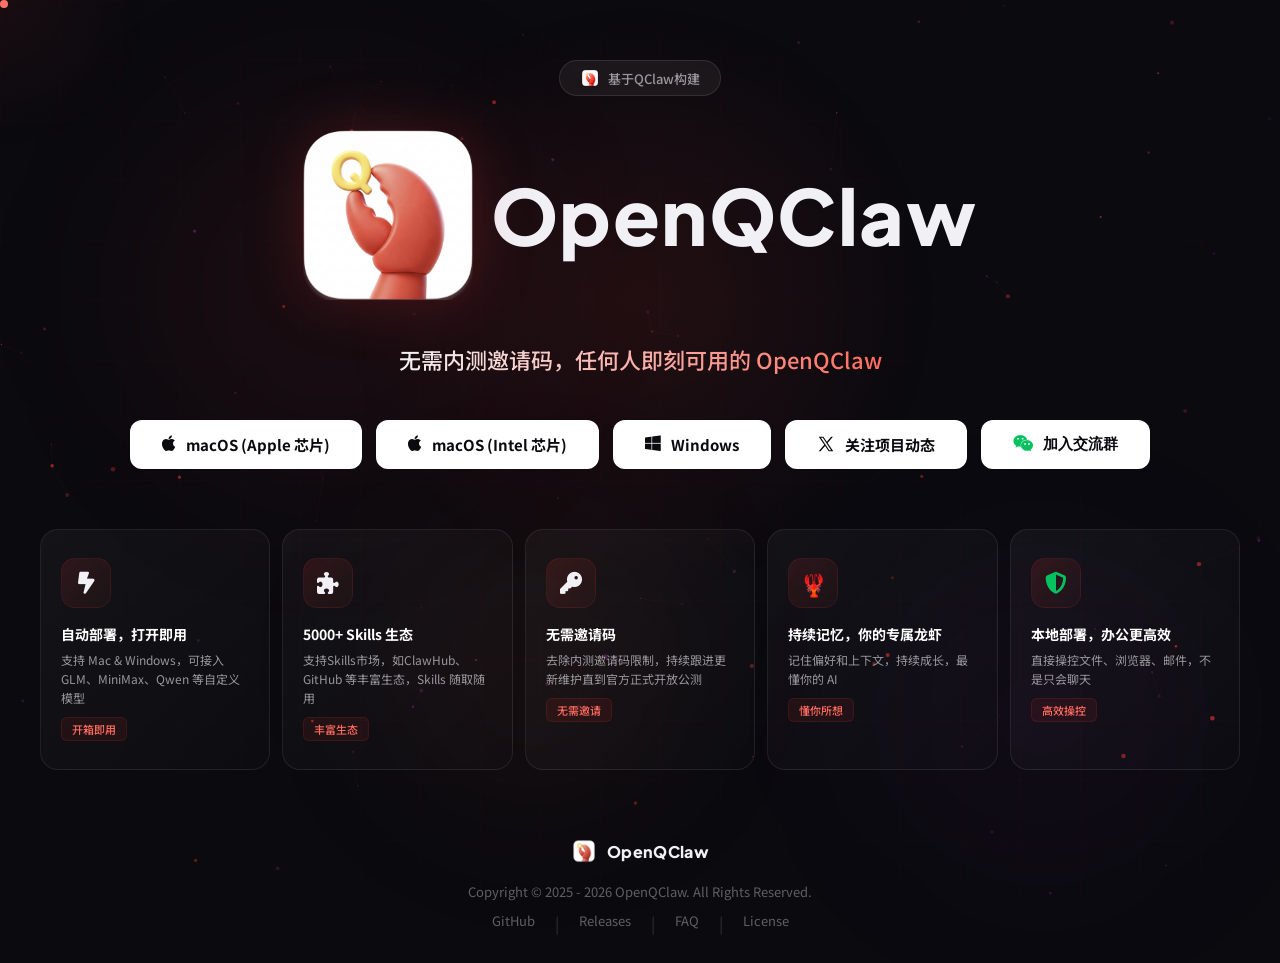
<file: index.html>
<!DOCTYPE html>
<html lang="zh-CN">
<head>
    <meta charset="UTF-8">
    <meta name="viewport" content="width=device-width, initial-scale=1.0">
    <link rel="icon" type="image/png" href="images/openqclaw-favicon.png">
    <title>OpenQClaw - 随时随地，微信一下，OpenQClaw帮你搞定一切</title>
    <link href="https://fonts.googleapis.com/css2?family=Orbitron:wght@400;700;900&family=Plus+Jakarta+Sans:wght@600;700;800&family=Noto+Sans+SC:wght@300;400;500;700;900&family=JetBrains+Mono:wght@400;700&display=swap" rel="stylesheet">
    <link rel="stylesheet" href="https://cdnjs.cloudflare.com/ajax/libs/font-awesome/6.4.0/css/all.min.css">
    <style>
    *, *::before, *::after { margin: 0; padding: 0; box-sizing: border-box; }
    :root {
      --red-primary: #FF3B30;
      --red-glow: #FF6B5E;
      --gold-accent: #FFD700;
      --bg-dark: #0A0A0F;
      --bg-card: rgba(255,255,255,0.03);
      --text-primary: #F0F0F5;
      --text-secondary: rgba(240,240,245,0.6);
      --border-subtle: rgba(255,255,255,0.06);
      --gradient-red: linear-gradient(135deg, #FF3B30, #FF6B5E);
      --stack-gap: 34px;
    }
    html { scroll-behavior: smooth; }
    body {
      background: var(--bg-dark); color: var(--text-primary);
      font-family: 'Noto Sans SC', sans-serif;
      overflow-x: hidden; -webkit-font-smoothing: antialiased;
      cursor: none;
    }
    a, button, span, div, img { cursor: none; }

    .cursor-dot { position: fixed; width: 8px; height: 8px; background: var(--red-glow); border-radius: 50%; pointer-events: none; z-index: 9999; mix-blend-mode: screen; }
    .cursor-ring { position: fixed; width: 36px; height: 36px; border: 1.5px solid rgba(255,107,94,0.5); border-radius: 50%; pointer-events: none; z-index: 9998; transition: width 0.3s, height 0.3s, border-color 0.3s; }
    .cursor-ring.hovering { width: 52px; height: 52px; border-color: rgba(255,107,94,0.8); }
    .cursor-glow { position: fixed; width: 300px; height: 300px; background: radial-gradient(circle, rgba(255,59,48,0.06) 0%, transparent 70%); pointer-events: none; z-index: 0; transform: translate(-50%, -50%); }

    #particles-canvas { position: fixed; top: 0; left: 0; width: 100%; height: 100%; z-index: 0; pointer-events: none; }
    .grid-bg { position: fixed; top: 0; left: 0; width: 100%; height: 100%; z-index: 0; pointer-events: none; background-image: linear-gradient(rgba(255,59,48,0.02) 1px, transparent 1px), linear-gradient(90deg, rgba(255,59,48,0.02) 1px, transparent 1px); background-size: 60px 60px; }
    .float-orb { position: fixed; border-radius: 50%; pointer-events: none; z-index: 0; filter: blur(80px); }
    .orb-1 { width: 400px; height: 400px; background: rgba(255,59,48,0.06); top: 10%; left: 10%; animation: orbFloat1 20s ease-in-out infinite; }
    .orb-2 { width: 350px; height: 350px; background: rgba(180,60,200,0.04); top: 60%; right: 5%; animation: orbFloat2 25s ease-in-out infinite; }
    .orb-3 { width: 300px; height: 300px; background: rgba(255,100,50,0.05); bottom: 10%; left: 30%; animation: orbFloat3 18s ease-in-out infinite; }
    @keyframes orbFloat1 { 0%,100% { transform: translate(0,0); } 33% { transform: translate(60px,-40px); } 66% { transform: translate(-30px,50px); } }
    @keyframes orbFloat2 { 0%,100% { transform: translate(0,0); } 33% { transform: translate(-50px,30px); } 66% { transform: translate(40px,-60px); } }
    @keyframes orbFloat3 { 0%,100% { transform: translate(0,0); } 50% { transform: translate(70px,-30px); } }

    nav { position: fixed; top: 0; left: 0; right: 0; z-index: 100; padding: 16px 60px; display: flex; align-items: center; gap: 0; background: rgba(10,10,15,0.7); backdrop-filter: blur(24px); border-bottom: 1px solid var(--border-subtle); transition: all 0.3s; }
    nav.scrolled { background: rgba(10,10,15,0.92); padding: 12px 60px; }
    .nav-logo { display: flex; align-items: center; gap: 12px; text-decoration: none; color: var(--text-primary); margin-right: 40px; }
    .nav-logo-icon { width: 36px; height: 36px; border-radius: 10px; }
    .nav-logo-text { font-family: 'Orbitron', sans-serif; font-size: 22px; font-weight: 900; letter-spacing: 1px; }
    .nav-links { display: flex; gap: 28px; align-items: center; }
    .nav-links a {
      color: rgba(255,255,255,0.85); text-decoration: none;
      font-size: 16px; font-weight: 600;
      transition: all 0.3s; position: relative;
      letter-spacing: 0.5px;
    }
    .nav-links a:hover { color: #fff; text-shadow: 0 0 12px rgba(255,107,94,0.5); }
    .nav-links a::after {
      content: ''; position: absolute;
      bottom: -4px; left: 0; width: 0; height: 2px;
      background: var(--gradient-red); transition: width 0.3s;
    }
    .nav-links a:hover::after { width: 100%; }
    .nav-download-wrap { position: relative; margin-left: auto; flex-shrink: 0; }
    .nav-cta { padding: 10px 28px; background: var(--gradient-red); border: none; border-radius: 10px; color: #fff; font-size: 15px; font-weight: 700; transition: transform 0.2s, box-shadow 0.2s; display: flex; align-items: center; justify-content: center; line-height: 1; }
    .nav-cta:hover { transform: translateY(-2px); box-shadow: 0 6px 24px rgba(255,59,48,0.4); }
    .nav-dropdown { position: absolute; top: calc(100% + 10px); right: 0; background: rgba(20,20,28,0.95); backdrop-filter: blur(20px); border: 1px solid rgba(255,255,255,0.1); border-radius: 14px; padding: 8px; min-width: 210px; opacity: 0; visibility: hidden; transform: translateY(-8px); transition: all 0.25s ease; box-shadow: 0 16px 48px rgba(0,0,0,0.5); }
    .nav-download-wrap:hover .nav-dropdown { opacity: 1; visibility: visible; transform: translateY(0); }
    .nav-dropdown a, .nav-dropdown span { display: flex; align-items: center; gap: 10px; padding: 11px 16px; border-radius: 10px; color: var(--text-primary); text-decoration: none; font-size: 14px; font-weight: 600; transition: background 0.2s; }
    .nav-dropdown a::after { display: none; }
    .nav-dropdown a:hover { background: rgba(255,255,255,0.08); }
    .nav-dropdown a + a, .nav-dropdown a + span { margin-top: 2px; }

    .hero { position: relative; z-index: 2; display: flex; flex-direction: column; align-items: center; justify-content: center; text-align: center; padding: 60px 40px 28px; }
    .hero-glow { position: absolute; width: 600px; height: 600px; background: radial-gradient(circle, rgba(255,59,48,0.1) 0%, transparent 70%); top: 0; left: 50%; transform: translateX(-50%); pointer-events: none; animation: pulseGlow 4s ease-in-out infinite; }
    @keyframes pulseGlow { 0%,100% { opacity: 0.5; transform: translateX(-50%) scale(1); } 50% { opacity: 1; transform: translateX(-50%) scale(1.15); } }
    .hero-badge { display: inline-flex; align-items: center; gap: 8px; padding: 7px 20px; background: rgba(255,255,255,0.05); border: 1px solid rgba(255,255,255,0.1); border-radius: 100px; font-size: 13px; color: var(--text-secondary); font-weight: 500; margin-bottom: var(--stack-gap); animation: fadeInUp 0.8s ease-out; }
    .hero-badge .qclaw-logo { width: 20px; height: 20px; border-radius: 5px; }
    .hero-brand-lockup { display: flex; align-items: center; gap: 18px; margin-bottom: 40px; animation: fadeInUp 0.8s ease-out 0.1s both; }
    .hero-brand-lockup img { width: clamp(120px, 14vw, 170px); height: auto; filter: drop-shadow(0 0 30px rgba(255,59,48,0.2)); }
    .hero-brand-text { font-family: 'Plus Jakarta Sans', 'Noto Sans SC', sans-serif; font-size: clamp(42px, 6vw, 84px); font-weight: 800; letter-spacing: 0.02em; line-height: 1; }

    .hero-slogan {
      font-size: clamp(17px, 2.2vw, 22px);
      max-width: 640px; line-height: 1.8;
      font-weight: 500;
      margin-bottom: 40px;
      animation: fadeInUp 0.8s ease-out 0.3s both;
      background: linear-gradient(90deg, rgba(255,255,255,0.95), var(--red-glow), rgba(255,255,255,0.95));
      background-size: 200% auto;
      -webkit-background-clip: text;
      -webkit-text-fill-color: transparent;
    }

    .hero-free-row {
      display: flex; align-items: center; gap: 14px;
      margin-bottom: 28px;
      animation: fadeInUp 0.8s ease-out 0.35s both;
      flex-wrap: wrap; justify-content: center;
    }
    .hero-free-tag {
      display: inline-flex; align-items: center; gap: 8px;
      padding: 8px 22px;
      background: linear-gradient(135deg, rgba(255,215,0,0.1), rgba(255,59,48,0.08));
      border: 1px solid rgba(255,215,0,0.2);
      border-radius: 100px;
      font-size: 14px; color: var(--gold-accent); font-weight: 600;
    }
    .hero-free-tag i { font-size: 16px; }

    .hero-buttons { display: flex; gap: 14px; flex-wrap: wrap; justify-content: center; animation: fadeInUp 0.8s ease-out 0.4s both; }
    .btn-download { display: inline-flex; align-items: center; gap: 10px; padding: 14px 32px; border-radius: 12px; font-size: 15px; font-weight: 700; transition: all 0.3s; text-decoration: none; border: none; }
    .btn-mac, .btn-mac-intel, .btn-group {
      background: #fff; color: #0A0A0F;
    }
    .btn-mac:hover, .btn-mac-intel:hover, .btn-group:hover { transform: translateY(-2px); box-shadow: 0 8px 30px rgba(255,255,255,0.15); }
    .btn-win { background: #fff; color: #0A0A0F; }
    .btn-icon-svg { width: 18px; height: 18px; display: block; fill: currentColor; flex-shrink: 0; }

    .community-wrap { position: relative; display: inline-flex; }
    .qr-popup {
      position: absolute;
      bottom: calc(100% + 12px); left: 50%;
      transform: translateX(-50%) translateY(8px);
      background: rgba(20,20,28,0.95);
      backdrop-filter: blur(16px);
      border: 1px solid rgba(255,255,255,0.1);
      border-radius: 16px;
      padding: 16px;
      opacity: 0; visibility: hidden;
      transition: all 0.3s ease;
      box-shadow: 0 16px 48px rgba(0,0,0,0.5);
      z-index: 10;
      text-align: center;
    }
    .community-wrap:hover .qr-popup {
      opacity: 1; visibility: visible;
      transform: translateX(-50%) translateY(0);
    }
    .qr-popup img { width: 160px; height: auto; border-radius: 10px; background: #fff; }
    .qr-popup::after {
      content: ''; position: absolute;
      bottom: -6px; left: 50%; transform: translateX(-50%);
      border-left: 6px solid transparent;
      border-right: 6px solid transparent;
      border-top: 6px solid rgba(20,20,28,0.95);
    }

    .features-strip { position: relative; z-index: 2; display: grid; grid-template-columns: repeat(5, 1fr); gap: 12px; max-width: 1300px; margin: 0 auto; padding: 32px 40px 0; animation: fadeInUp 0.8s ease-out 0.55s both; }
    .feature-card {
      position: relative; padding: 28px 20px;
      background: linear-gradient(135deg, rgba(255,255,255,0.04), rgba(255,255,255,0.01));
      border: 1px solid rgba(255,255,255,0.08);
      border-radius: 18px;
      transition: all 0.5s; overflow: hidden;
      backdrop-filter: blur(10px);
    }
    .feature-card::before {
      content: ''; position: absolute; inset: 0;
      border-radius: 18px;
      background: linear-gradient(135deg, rgba(255,59,48,0.08), transparent 60%);
      opacity: 0; transition: opacity 0.5s;
    }
    .feature-card:hover::before { opacity: 1; }
    .feature-card::after {
      content: ''; position: absolute;
      top: 0; left: 0; right: 0; height: 1px;
      background: linear-gradient(90deg, transparent, var(--red-glow), transparent);
      opacity: 0; transition: opacity 0.4s;
    }
    .feature-card:hover::after { opacity: 1; }
    .feature-card:hover {
      border-color: rgba(255,59,48,0.25);
      transform: translateY(-8px);
      box-shadow: 0 20px 60px rgba(255,59,48,0.08), 0 0 30px rgba(255,59,48,0.04);
    }
    .feature-icon-wrap {
      width: 50px; height: 50px; border-radius: 14px;
      display: flex; align-items: center; justify-content: center;
      margin-bottom: 16px; font-size: 22px;
      background: linear-gradient(135deg, rgba(255,59,48,0.12), rgba(255,100,80,0.04));
      border: 1px solid rgba(255,59,48,0.1);
      transition: all 0.4s;
      position: relative; z-index: 1;
    }
    .feature-card:hover .feature-icon-wrap {
      background: linear-gradient(135deg, rgba(255,59,48,0.25), rgba(255,100,80,0.1));
      transform: scale(1.1) rotate(-3deg);
      box-shadow: 0 4px 20px rgba(255,59,48,0.2);
    }
    .feature-card h3 { font-size: 14px; font-weight: 700; margin-bottom: 6px; color: #fff; position: relative; z-index: 1; }
    .feature-card p { font-size: 12px; color: var(--text-secondary); line-height: 1.6; position: relative; z-index: 1; }
    .feature-tag { display: inline-block; margin-top: 10px; padding: 3px 10px; background: rgba(255,59,48,0.08); border: 1px solid rgba(255,59,48,0.12); border-radius: 6px; font-size: 11px; color: var(--red-glow); font-weight: 500; position: relative; z-index: 1; }

    footer { position: relative; z-index: 2; padding: 34px 40px 28px; text-align: center; margin-top: var(--stack-gap); }
    .footer-inner { max-width: 1200px; margin: 0 auto; }
    .footer-brand { display: flex; align-items: center; justify-content: center; gap: 10px; margin-bottom: 18px; }
    .footer-brand img { width: 26px; height: 26px; border-radius: 6px; }
    .footer-brand .footer-text-logo { font-family: 'Plus Jakarta Sans', 'Noto Sans SC', sans-serif; font-size: 16px; font-weight: 800; letter-spacing: 0.02em; }
    .footer-copyright { font-size: 13px; color: rgba(255,255,255,0.35); margin-bottom: 10px; }
    .footer-links { display: flex; gap: 20px; justify-content: center; flex-wrap: wrap; }
    .footer-links a { font-size: 13px; color: rgba(255,255,255,0.35); text-decoration: none; transition: color 0.3s; }
    .footer-links a:hover { color: var(--red-glow); }
    .footer-links a::after { display: none; }
    .footer-links span { color: rgba(255,255,255,0.15); }

    @keyframes fadeInUp { from { opacity: 0; transform: translateY(30px); } to { opacity: 1; transform: translateY(0); } }
    .reveal { opacity: 0; transform: translateY(40px); transition: opacity 0.7s ease-out, transform 0.7s ease-out; }
    .reveal.visible { opacity: 1; transform: translateY(0); }

    @media (max-width: 1100px) { .features-strip { grid-template-columns: repeat(3,1fr); } }
    @media (max-width: 900px) {
      body { cursor: auto; } .cursor-dot,.cursor-ring,.cursor-glow { display: none !important; }
      nav { padding: 14px 24px; } .nav-links { display: none; }
      .features-strip { grid-template-columns: repeat(2,1fr); gap: 10px; }
      .hero { padding: 100px 24px 24px; }
      footer { padding: 28px 24px 22px; }
    }
    @media (max-width: 600px) {
      .features-strip { grid-template-columns: 1fr; padding: 24px 24px 0; }
      .hero-buttons { flex-direction: column; align-items: center; }
      .btn-download, .community-wrap { width: 100%; max-width: 280px; justify-content: center; }
      .hero-free-row { flex-direction: column; }
      .hero-brand-lockup { flex-direction: column; gap: 14px; }
    }
    </style>
</head>
<body>
<div class="cursor-dot" id="cursorDot"></div>
<div class="cursor-ring" id="cursorRing"></div>
<div class="cursor-glow" id="cursorGlow"></div>
<div class="grid-bg"></div>
<div class="float-orb orb-1"></div>
<div class="float-orb orb-2"></div>
<div class="float-orb orb-3"></div>
<canvas id="particles-canvas"></canvas>

<section class="hero" id="home">
    <div class="hero-glow"></div>
    <div class="hero-badge"><img src="images/qclaw-icon-badge.png" alt="QClaw" class="qclaw-logo">基于QClaw构建</div>
    <div class="hero-brand-lockup">
      <img src="images/openqclaw-icon-plain.png" alt="OpenQClaw">
      <div class="hero-brand-text">OpenQClaw</div>
    </div>
    <p class="hero-slogan">无需内测邀请码，任何人即刻可用的 OpenQClaw</p>
    <div class="hero-buttons" id="download">
        <a href="https://github.com/haroldneo/OpenQClaw/releases/tag/v0.1.5" class="btn-download btn-mac"><i class="fa-brands fa-apple" style="font-size:18px;"></i> macOS (Apple 芯片)</a>
        <a href="https://github.com/haroldneo/OpenQClaw/releases/tag/v0.1.5" class="btn-download btn-mac-intel"><i class="fa-brands fa-apple" style="font-size:18px;"></i> macOS (Intel 芯片)</a>
        <a href="https://github.com/haroldneo/OpenQClaw/releases/tag/v0.1.5" class="btn-download btn-win"><i class="fa-brands fa-windows" style="font-size:18px;"></i> Windows</a>
        <a href="https://x.com/har01dneo/" target="_blank" rel="noreferrer" class="btn-download btn-group">
            <svg viewBox="0 0 24 24" aria-hidden="true" class="btn-icon-svg"><g><path d="M21.742 21.75l-7.563-11.179 7.056-8.321h-2.456l-5.691 6.714-4.54-6.714H2.359l7.29 10.776L2.25 21.75h2.456l6.035-7.118 4.818 7.118h6.191-.008zM7.739 3.818L18.81 20.182h-2.447L5.29 3.818h2.447z"></path></g></svg>
            关注项目动态
        </a>
        <div class="community-wrap">
            <button type="button" class="btn-download btn-group"><i class="fa-brands fa-weixin" style="font-size:18px;color:#07C160;"></i> 加入交流群</button>
            <div class="qr-popup">
                <img src="images/openqclaw-agent-wechat-group-qrcode.png" alt="OpenQClaw 微信交流群二维码">
            </div>
        </div>
    </div>
</section>

<section class="features-strip" id="features">
    <div class="feature-card"><div class="feature-icon-wrap"><i class="fa-solid fa-bolt-lightning"></i></div><h3>自动部署，打开即用</h3><p>支持 Mac & Windows，可接入 GLM、MiniMax、Qwen 等自定义模型</p><span class="feature-tag">开箱即用</span></div>
    <div class="feature-card"><div class="feature-icon-wrap"><i class="fa-solid fa-puzzle-piece"></i></div><h3>5000+ Skills 生态</h3><p>支持Skills市场，如ClawHub、GitHub 等丰富生态，Skills 随取随用</p><span class="feature-tag">丰富生态</span></div>
    <div class="feature-card"><div class="feature-icon-wrap"><i class="fa-solid fa-key"></i></div><h3>无需邀请码</h3><p>去除内测邀请码限制，持续跟进更新维护直到官方正式开放公测</p><span class="feature-tag">无需邀请</span></div>
    <div class="feature-card"><div class="feature-icon-wrap"><span style="font-size:22px;">🦞</span></div><h3>持续记忆，你的专属龙虾</h3><p>记住偏好和上下文，持续成长，最懂你的 AI</p><span class="feature-tag">懂你所想</span></div>
    <div class="feature-card"><div class="feature-icon-wrap"><i class="fa-solid fa-shield-halved" style="color:#07C160;"></i></div><h3>本地部署，办公更高效</h3><p>直接操控文件、浏览器、邮件，不是只会聊天</p><span class="feature-tag">高效操控</span></div>
</section>

<footer>
    <div class="footer-inner">
        <div class="footer-brand"><img src="images/openqclaw-icon-framed.png" alt="OpenQClaw"><span class="footer-text-logo">OpenQClaw</span></div>
        <p class="footer-copyright">Copyright &copy; 2025 - 2026 <a href="https://github.com/haroldneo/OpenQClaw/" target="_blank" style="color:inherit;text-decoration:none;">OpenQClaw</a>. All Rights Reserved.</p>
        <div class="footer-links">
            <a href="https://github.com/haroldneo/OpenQClaw" target="_blank">GitHub</a><span>|</span>
            <a href="https://github.com/haroldneo/OpenQClaw/releases/" target="_blank">Releases</a><span>|</span>
            <a href="https://github.com/haroldneo/OpenQClaw/blob/main/FAQ.md" target="_blank">FAQ</a><span>|</span>
            <a href="https://github.com/haroldneo/OpenQClaw/blob/main/README.md#-license" target="_blank">License</a>
        </div>
    </div>
</footer>

<script>
const dot=document.getElementById('cursorDot'),ring=document.getElementById('cursorRing'),glow=document.getElementById('cursorGlow');
let mouseX=-100,mouseY=-100,ringX=-100,ringY=-100;
document.addEventListener('mousemove',e=>{mouseX=e.clientX;mouseY=e.clientY;dot.style.left=(mouseX-4)+'px';dot.style.top=(mouseY-4)+'px';glow.style.left=mouseX+'px';glow.style.top=mouseY+'px';});
document.querySelectorAll('a,button,.nav-cta,.btn-download,.feature-card,.community-wrap').forEach(el=>{el.addEventListener('mouseenter',()=>ring.classList.add('hovering'));el.addEventListener('mouseleave',()=>ring.classList.remove('hovering'));});
function animC(){ringX+=(mouseX-ringX)*0.12;ringY+=(mouseY-ringY)*0.12;const rw=ring.classList.contains('hovering')?52:36;ring.style.left=(ringX-rw/2)+'px';ring.style.top=(ringY-rw/2)+'px';requestAnimationFrame(animC);}animC();
window.addEventListener('scroll',()=>{const navbar=document.getElementById('navbar');if(navbar) navbar.classList.toggle('scrolled',window.scrollY>50);});

const canvas=document.getElementById('particles-canvas'),ctx=canvas.getContext('2d');let particles=[];const PC=100,CD=140;
function resize(){canvas.width=innerWidth;canvas.height=innerHeight;}resize();window.addEventListener('resize',resize);
class P{constructor(){this.x=Math.random()*canvas.width;this.y=Math.random()*canvas.height;this.vx=(Math.random()-0.5)*0.4;this.vy=(Math.random()-0.5)*0.4;this.r=Math.random()*1.8+0.5;this.a=Math.random()*0.4+0.15;this.h=Math.random()>0.6?0:280;}
    update(){this.x+=this.vx;this.y+=this.vy;if(this.x<0||this.x>canvas.width)this.vx*=-1;if(this.y<0||this.y>canvas.height)this.vy*=-1;const dx=this.x-mouseX,dy=this.y-mouseY,d=Math.sqrt(dx*dx+dy*dy);if(d<180){const f=(180-d)/180;this.vx+=dx/d*f*0.015;this.vy+=dy/d*f*0.015;}this.vx*=0.999;this.vy*=0.999;}
    draw(){ctx.beginPath();ctx.arc(this.x,this.y,this.r,0,Math.PI*2);ctx.fillStyle=this.h===0?`rgba(255,59,48,${this.a})`:`rgba(180,60,200,${this.a*0.6})`;ctx.fill();}}
for(let i=0;i<PC;i++)particles.push(new P());
function animP(){ctx.clearRect(0,0,canvas.width,canvas.height);for(let i=0;i<particles.length;i++){particles[i].update();particles[i].draw();for(let j=i+1;j<particles.length;j++){const dx=particles[i].x-particles[j].x,dy=particles[i].y-particles[j].y,d=Math.sqrt(dx*dx+dy*dy);if(d<CD){const a=(1-d/CD)*0.1;ctx.beginPath();ctx.moveTo(particles[i].x,particles[i].y);ctx.lineTo(particles[j].x,particles[j].y);ctx.strokeStyle=`rgba(255,107,94,${a})`;ctx.lineWidth=0.5;ctx.stroke();}}}requestAnimationFrame(animP);}animP();
</script>
</body>
</html>
</file>
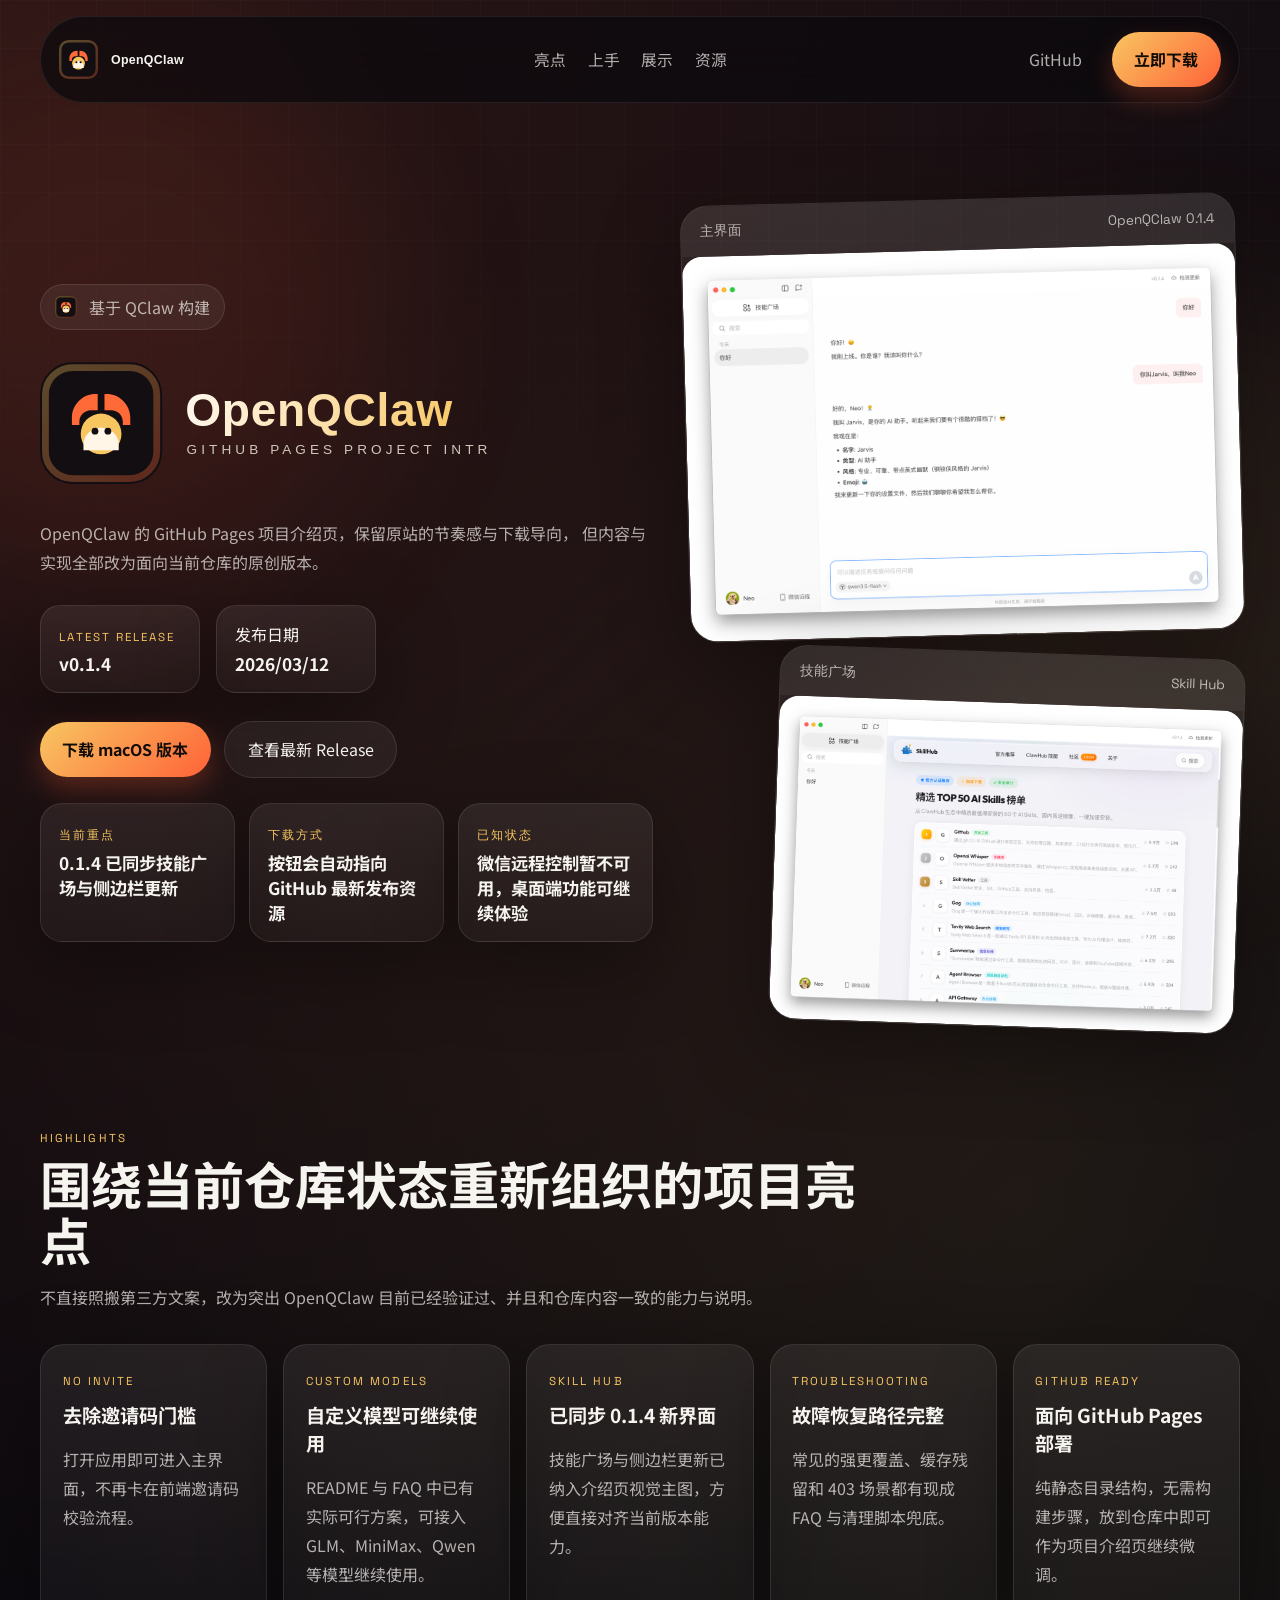
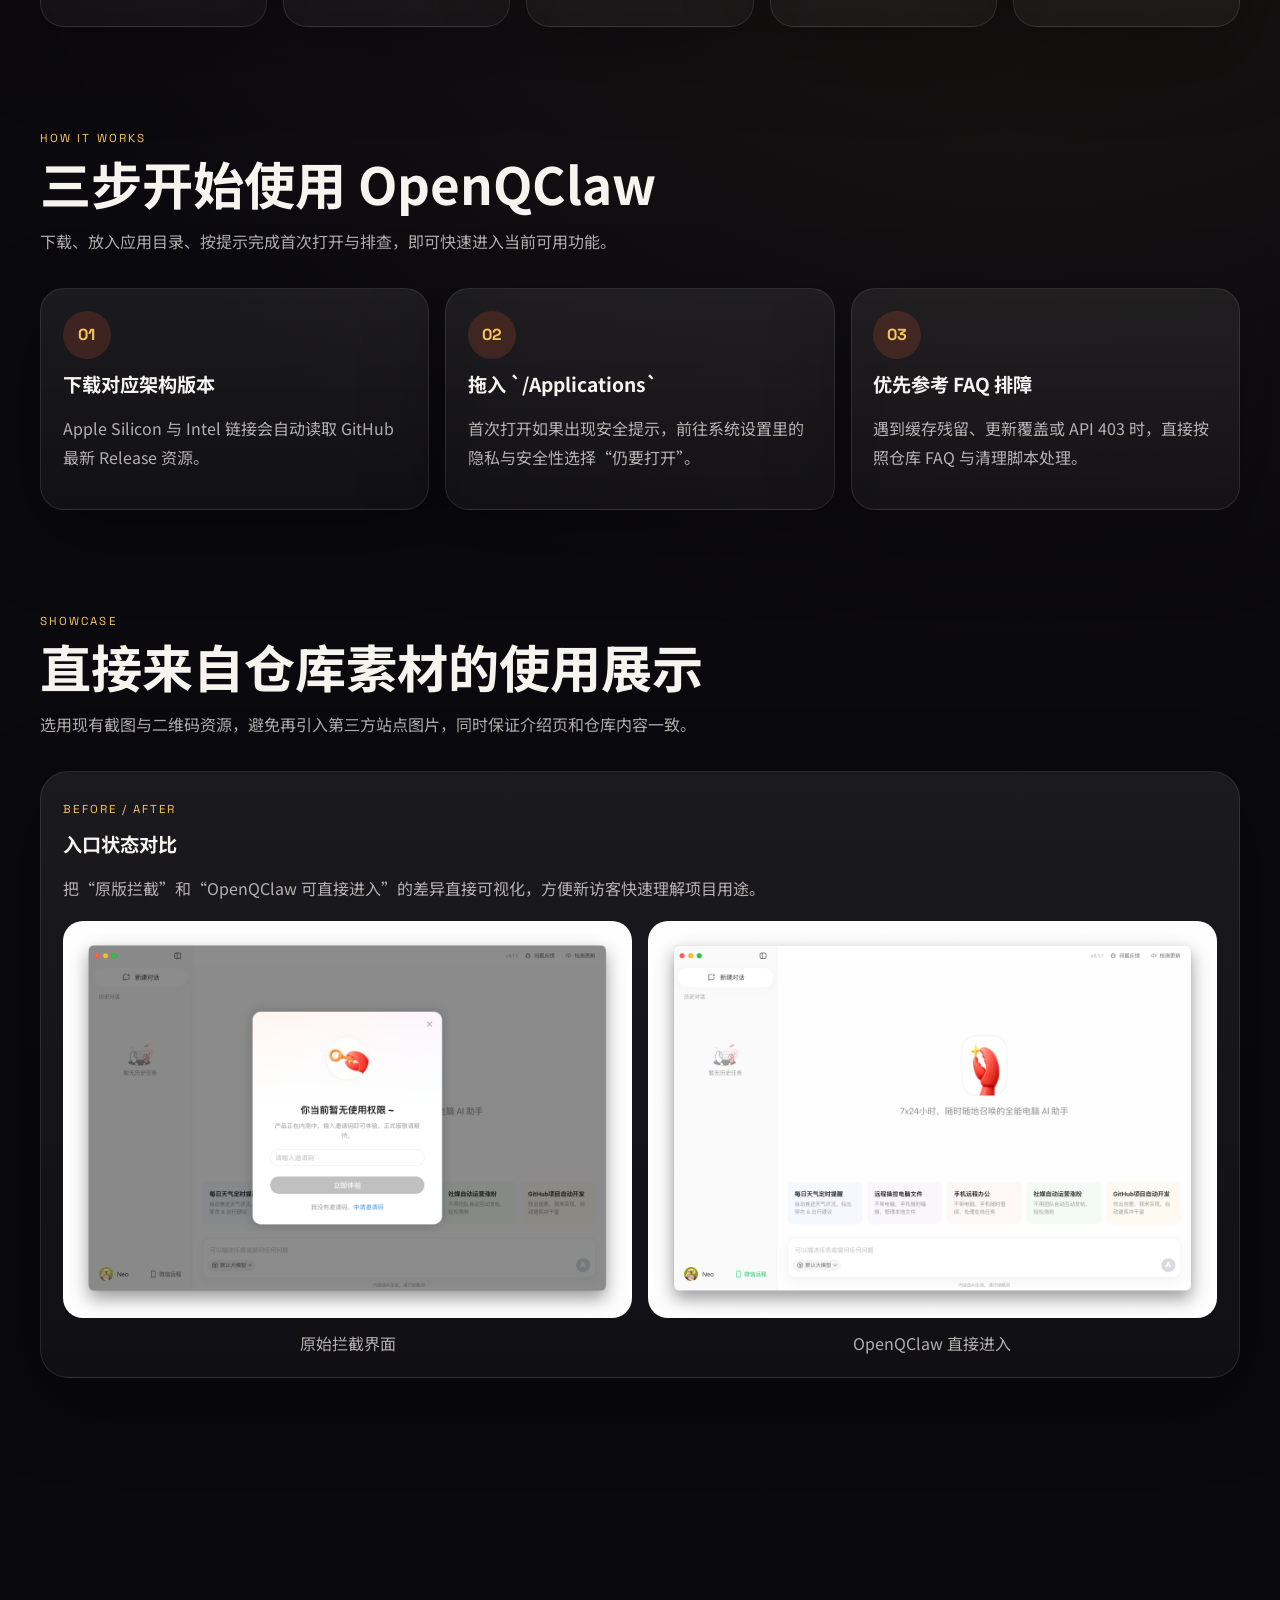
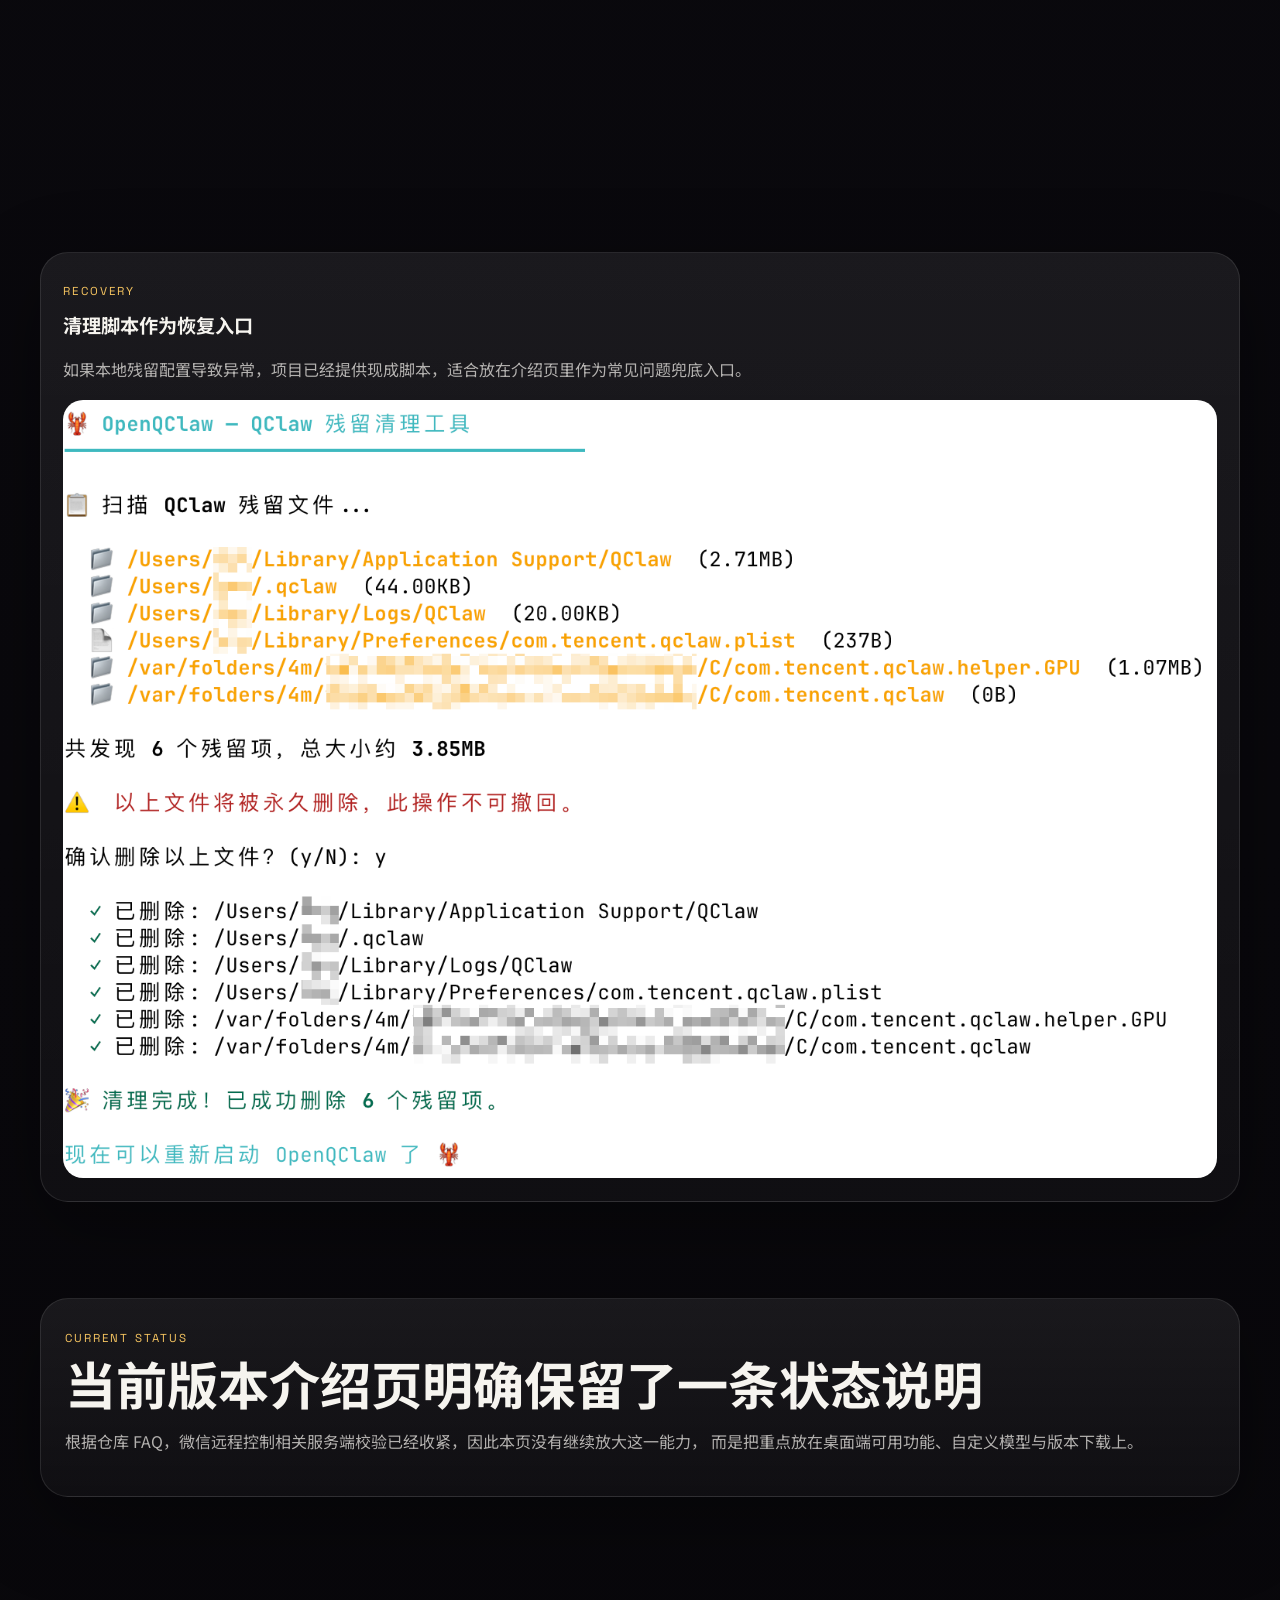
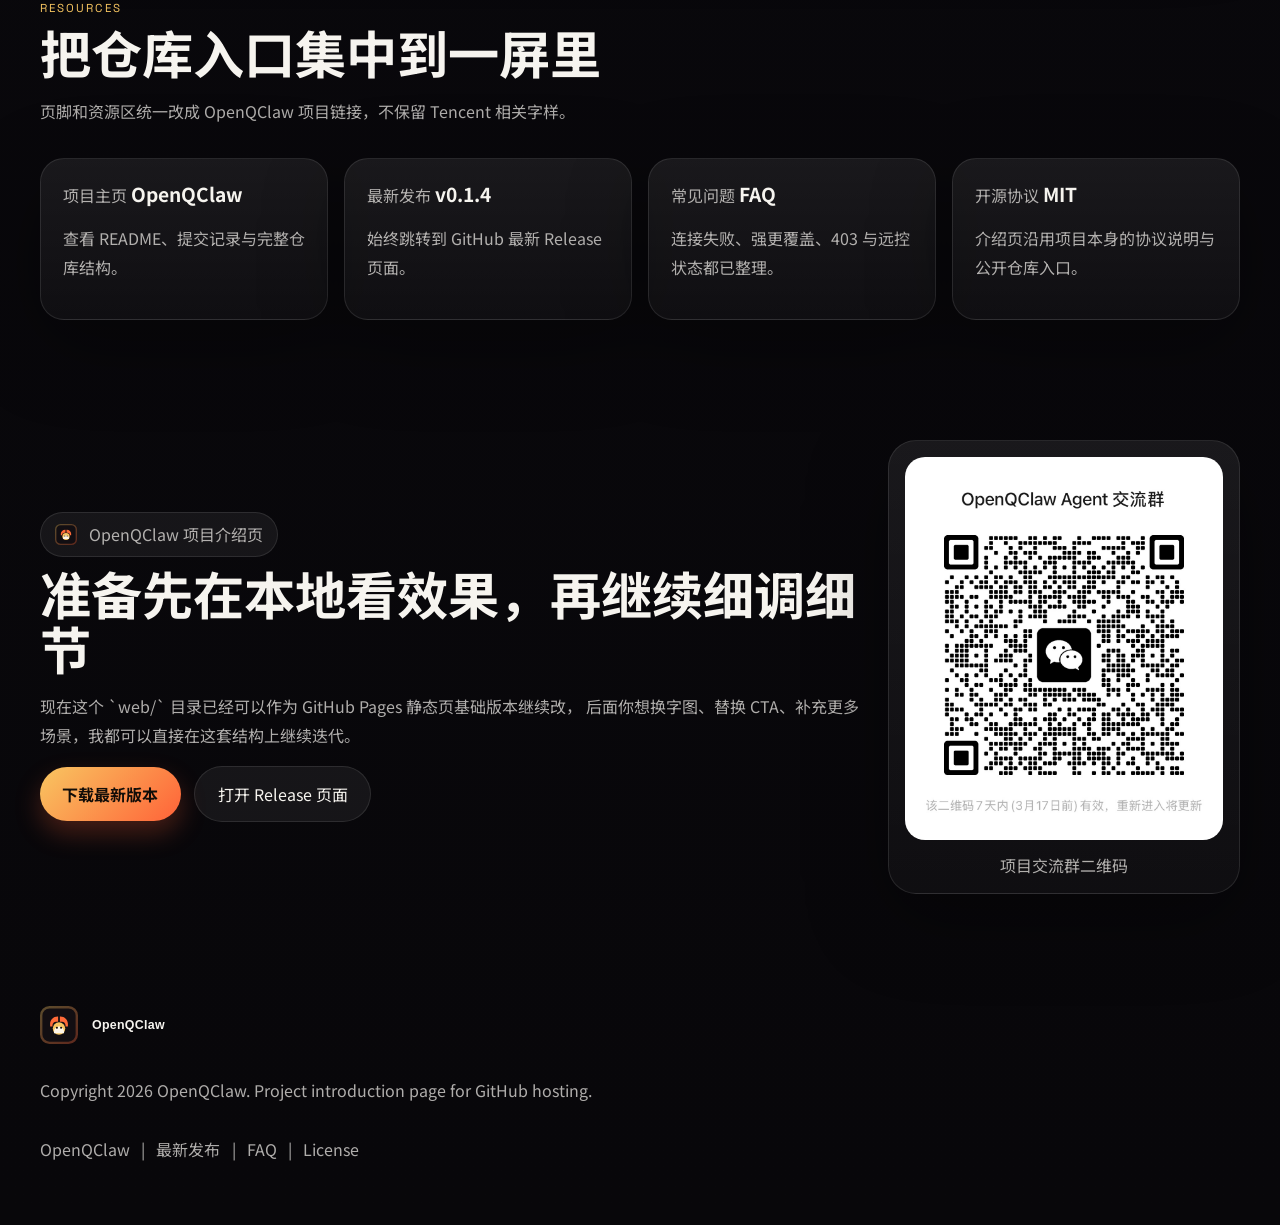
<file: versions/ver.codex.0.1/index.html>
<!DOCTYPE html>
<html lang="zh-CN">
<head>
  <meta charset="UTF-8">
  <meta name="viewport" content="width=device-width, initial-scale=1.0">
  <title>OpenQClaw | GitHub Pages 项目介绍页</title>
  <meta
    name="description"
    content="OpenQClaw 项目介绍页，包含最新 Release 下载、功能亮点、上手步骤、截图展示与 FAQ 入口。"
  >
  <link rel="icon" href="assets/branding/openqclaw-mark.svg" type="image/svg+xml">
  <link rel="preconnect" href="https://fonts.googleapis.com">
  <link rel="preconnect" href="https://fonts.gstatic.com" crossorigin>
  <link
    href="https://fonts.googleapis.com/css2?family=Space+Grotesk:wght@400;500;700&family=Noto+Sans+SC:wght@400;500;700;900&display=swap"
    rel="stylesheet"
  >
  <link rel="stylesheet" href="assets/styles.css">
  <script type="module" src="assets/main.js"></script>
</head>
<body>
  <div class="page-shell">
    <div class="ambient ambient-left"></div>
    <div class="ambient ambient-right"></div>
    <div class="grid-overlay"></div>

    <header class="site-header" id="top">
      <a class="brand" href="#top" aria-label="OpenQClaw 首页">
        <img src="assets/branding/openqclaw-mark.svg" alt="OpenQClaw 图标" class="brand-mark">
        <img src="assets/branding/openqclaw-wordmark.svg" alt="OpenQClaw" class="brand-wordmark">
      </a>

      <nav class="site-nav" aria-label="站点导航">
        <a href="#highlights">亮点</a>
        <a href="#how">上手</a>
        <a href="#showcase">展示</a>
        <a href="#resources">资源</a>
      </nav>

      <div class="header-actions">
        <a class="header-link" href="https://github.com/haroldneo/OpenQClaw" target="_blank" rel="noreferrer">
          GitHub
        </a>
        <div class="download-menu">
          <button class="button button-primary" type="button" aria-haspopup="true" aria-expanded="false">
            立即下载
          </button>
          <div class="download-dropdown">
            <a
              href="https://github.com/haroldneo/OpenQClaw/releases/download/v0.1.4/OpenQClaw-0.1.4-arm64.app.zip"
              data-asset="arm64"
              data-release-link
            >
              macOS Apple Silicon
            </a>
            <a
              href="https://github.com/haroldneo/OpenQClaw/releases/download/v0.1.4/OpenQClaw-0.1.4-x64.app.zip"
              data-asset="x64"
              data-release-link
            >
              macOS Intel
            </a>
            <a
              href="https://github.com/haroldneo/OpenQClaw/releases/latest"
              data-release-page
              target="_blank"
              rel="noreferrer"
            >
              查看全部 Release
            </a>
          </div>
        </div>
      </div>
    </header>

    <main>
      <section class="hero reveal">
        <div class="hero-copy">
          <div class="hero-badge">
            <img src="assets/branding/openqclaw-mark.svg" alt="OpenQClaw 标识" class="hero-badge-mark">
            <span>基于 QClaw 构建</span>
          </div>

          <img
            src="assets/branding/openqclaw-lockup.svg"
            alt="OpenQClaw"
            class="hero-lockup"
          >

          <p class="hero-lead">
            OpenQClaw 的 GitHub Pages 项目介绍页，保留原站的节奏感与下载导向，
            但内容与实现全部改为面向当前仓库的原创版本。
          </p>

          <div class="release-bar">
            <div class="release-pill">
              <span class="release-label">LATEST RELEASE</span>
              <strong data-release-version>v0.1.4</strong>
            </div>
            <div class="release-meta">
              <span>发布日期</span>
              <strong data-release-date>2026-03-12</strong>
            </div>
          </div>

          <div class="hero-actions">
            <div class="download-menu hero-download">
              <button class="button button-primary" type="button" aria-haspopup="true" aria-expanded="false">
                下载 macOS 版本
              </button>
              <div class="download-dropdown">
                <a
                  href="https://github.com/haroldneo/OpenQClaw/releases/download/v0.1.4/OpenQClaw-0.1.4-arm64.app.zip"
                  data-asset="arm64"
                  data-release-link
                >
                  Apple Silicon
                </a>
                <a
                  href="https://github.com/haroldneo/OpenQClaw/releases/download/v0.1.4/OpenQClaw-0.1.4-x64.app.zip"
                  data-asset="x64"
                  data-release-link
                >
                  Intel
                </a>
              </div>
            </div>
            <a
              class="button button-secondary"
              href="https://github.com/haroldneo/OpenQClaw/releases/latest"
              data-release-page
              target="_blank"
              rel="noreferrer"
            >
              查看最新 Release
            </a>
          </div>

          <div class="hero-notes">
            <article>
              <span class="note-label">当前重点</span>
              <strong>0.1.4 已同步技能广场与侧边栏更新</strong>
            </article>
            <article>
              <span class="note-label">下载方式</span>
              <strong>按钮会自动指向 GitHub 最新发布资源</strong>
            </article>
            <article>
              <span class="note-label">已知状态</span>
              <strong>微信远程控制暂不可用，桌面端功能可继续体验</strong>
            </article>
          </div>
        </div>

        <div class="hero-visual">
          <div class="hero-card hero-card-large">
            <div class="card-head">
              <span>主界面</span>
              <span>OpenQClaw 0.1.4</span>
            </div>
            <img src="assets/screenshots/0.1.4_hello.png" alt="OpenQClaw 0.1.4 主界面截图">
          </div>
          <div class="hero-card hero-card-small">
            <div class="card-head">
              <span>技能广场</span>
              <span>Skill Hub</span>
            </div>
            <img src="assets/screenshots/0.1.4_skillhub.png" alt="OpenQClaw 技能广场截图">
          </div>
        </div>
      </section>

      <section class="feature-section" id="highlights">
        <div class="section-heading reveal">
          <span class="eyebrow">Highlights</span>
          <h2>围绕当前仓库状态重新组织的项目亮点</h2>
          <p>
            不直接照搬第三方文案，改为突出 OpenQClaw 目前已经验证过、并且和仓库内容一致的能力与说明。
          </p>
        </div>

        <div class="feature-grid">
          <article class="feature-card reveal">
            <span class="feature-tag">No Invite</span>
            <h3>去除邀请码门槛</h3>
            <p>打开应用即可进入主界面，不再卡在前端邀请码校验流程。</p>
          </article>

          <article class="feature-card reveal">
            <span class="feature-tag">Custom Models</span>
            <h3>自定义模型可继续使用</h3>
            <p>README 与 FAQ 中已有实际可行方案，可接入 GLM、MiniMax、Qwen 等模型继续使用。</p>
          </article>

          <article class="feature-card reveal">
            <span class="feature-tag">Skill Hub</span>
            <h3>已同步 0.1.4 新界面</h3>
            <p>技能广场与侧边栏更新已纳入介绍页视觉主图，方便直接对齐当前版本能力。</p>
          </article>

          <article class="feature-card reveal">
            <span class="feature-tag">Troubleshooting</span>
            <h3>故障恢复路径完整</h3>
            <p>常见的强更覆盖、缓存残留和 403 场景都有现成 FAQ 与清理脚本兜底。</p>
          </article>

          <article class="feature-card reveal">
            <span class="feature-tag">GitHub Ready</span>
            <h3>面向 GitHub Pages 部署</h3>
            <p>纯静态目录结构，无需构建步骤，放到仓库中即可作为项目介绍页继续微调。</p>
          </article>
        </div>
      </section>

      <section class="workflow-section" id="how">
        <div class="section-heading reveal">
          <span class="eyebrow">How It Works</span>
          <h2>三步开始使用 OpenQClaw</h2>
          <p>下载、放入应用目录、按提示完成首次打开与排查，即可快速进入当前可用功能。</p>
        </div>

        <div class="steps">
          <article class="step-card reveal">
            <span class="step-index">01</span>
            <h3>下载对应架构版本</h3>
            <p>Apple Silicon 与 Intel 链接会自动读取 GitHub 最新 Release 资源。</p>
          </article>

          <article class="step-card reveal">
            <span class="step-index">02</span>
            <h3>拖入 `/Applications`</h3>
            <p>首次打开如果出现安全提示，前往系统设置里的隐私与安全性选择“仍要打开”。</p>
          </article>

          <article class="step-card reveal">
            <span class="step-index">03</span>
            <h3>优先参考 FAQ 排障</h3>
            <p>遇到缓存残留、更新覆盖或 API 403 时，直接按照仓库 FAQ 与清理脚本处理。</p>
          </article>
        </div>
      </section>

      <section class="showcase-section" id="showcase">
        <div class="section-heading reveal">
          <span class="eyebrow">Showcase</span>
          <h2>直接来自仓库素材的使用展示</h2>
          <p>选用现有截图与二维码资源，避免再引入第三方站点图片，同时保证介绍页和仓库内容一致。</p>
        </div>

        <div class="showcase-grid">
          <article class="showcase-card reveal">
            <div class="showcase-copy">
              <span class="showcase-label">Before / After</span>
              <h3>入口状态对比</h3>
              <p>把“原版拦截”和“OpenQClaw 可直接进入”的差异直接可视化，方便新访客快速理解项目用途。</p>
            </div>
            <div class="comparison-grid">
              <figure>
                <img src="assets/screenshots/before.png" alt="邀请码拦截界面">
                <figcaption>原始拦截界面</figcaption>
              </figure>
              <figure>
                <img src="assets/screenshots/after.png" alt="OpenQClaw 可直接进入界面">
                <figcaption>OpenQClaw 直接进入</figcaption>
              </figure>
            </div>
          </article>

          <article class="showcase-card reveal">
            <div class="showcase-copy">
              <span class="showcase-label">Model Setup</span>
              <h3>自定义模型设置与聊天效果</h3>
              <p>把 FAQ 中“可继续使用”的信息具体化，用设置页、模型列表和聊天效果三张图串起来。</p>
            </div>
            <div class="triple-grid">
              <img src="assets/screenshots/custom-model-settings.png" alt="自定义模型设置页">
              <img src="assets/screenshots/custom-model-list.png" alt="可用模型列表">
              <img src="assets/screenshots/custom-model-chat.png" alt="自定义模型聊天效果">
            </div>
          </article>

          <article class="showcase-card reveal">
            <div class="showcase-copy">
              <span class="showcase-label">Recovery</span>
              <h3>清理脚本作为恢复入口</h3>
              <p>如果本地残留配置导致异常，项目已经提供现成脚本，适合放在介绍页里作为常见问题兜底入口。</p>
            </div>
            <div class="single-shot">
              <img src="assets/screenshots/clean-script-demo.png" alt="清理脚本运行演示">
            </div>
          </article>
        </div>
      </section>

      <section class="status-section reveal">
        <div class="status-card">
          <span class="eyebrow">Current Status</span>
          <h2>当前版本介绍页明确保留了一条状态说明</h2>
          <p>
            根据仓库 FAQ，微信远程控制相关服务端校验已经收紧，因此本页没有继续放大这一能力，
            而是把重点放在桌面端可用功能、自定义模型与版本下载上。
          </p>
        </div>
      </section>

      <section class="resources-section" id="resources">
        <div class="section-heading reveal">
          <span class="eyebrow">Resources</span>
          <h2>把仓库入口集中到一屏里</h2>
          <p>页脚和资源区统一改成 OpenQClaw 项目链接，不保留 Tencent 相关字样。</p>
        </div>

        <div class="resource-grid">
          <a class="resource-card reveal" href="https://github.com/haroldneo/OpenQClaw" target="_blank" rel="noreferrer">
            <span>项目主页</span>
            <strong>OpenQClaw</strong>
            <p>查看 README、提交记录与完整仓库结构。</p>
          </a>

          <a class="resource-card reveal" href="https://github.com/haroldneo/OpenQClaw/releases/latest" data-release-page target="_blank" rel="noreferrer">
            <span>最新发布</span>
            <strong data-release-version>v0.1.4</strong>
            <p>始终跳转到 GitHub 最新 Release 页面。</p>
          </a>

          <a class="resource-card reveal" href="https://github.com/haroldneo/OpenQClaw/blob/main/FAQ.md" target="_blank" rel="noreferrer">
            <span>常见问题</span>
            <strong>FAQ</strong>
            <p>连接失败、强更覆盖、403 与远控状态都已整理。</p>
          </a>

          <a class="resource-card reveal" href="https://github.com/haroldneo/OpenQClaw/blob/main/README.md#-license" target="_blank" rel="noreferrer">
            <span>开源协议</span>
            <strong>MIT</strong>
            <p>介绍页沿用项目本身的协议说明与公开仓库入口。</p>
          </a>
        </div>
      </section>

      <section class="cta-section reveal">
        <div class="cta-copy">
          <div class="hero-badge">
            <img src="assets/branding/openqclaw-mark.svg" alt="OpenQClaw 标识" class="hero-badge-mark">
            <span>OpenQClaw 项目介绍页</span>
          </div>
          <h2>准备先在本地看效果，再继续细调细节</h2>
          <p>
            现在这个 `web/` 目录已经可以作为 GitHub Pages 静态页基础版本继续改，
            后面你想换字图、替换 CTA、补充更多场景，我都可以直接在这套结构上继续迭代。
          </p>
          <div class="hero-actions">
            <div class="download-menu hero-download">
              <button class="button button-primary" type="button" aria-haspopup="true" aria-expanded="false">
                下载最新版本
              </button>
              <div class="download-dropdown">
                <a
                  href="https://github.com/haroldneo/OpenQClaw/releases/download/v0.1.4/OpenQClaw-0.1.4-arm64.app.zip"
                  data-asset="arm64"
                  data-release-link
                >
                  Apple Silicon
                </a>
                <a
                  href="https://github.com/haroldneo/OpenQClaw/releases/download/v0.1.4/OpenQClaw-0.1.4-x64.app.zip"
                  data-asset="x64"
                  data-release-link
                >
                  Intel
                </a>
              </div>
            </div>
            <a
              class="button button-secondary"
              href="https://github.com/haroldneo/OpenQClaw/releases/latest"
              data-release-page
              target="_blank"
              rel="noreferrer"
            >
              打开 Release 页面
            </a>
          </div>
        </div>

        <aside class="cta-side">
          <figure class="qr-card">
            <img src="assets/screenshots/openqclaw-agent-wechat-group-qrcode.png" alt="OpenQClaw 微信交流群二维码">
            <figcaption>项目交流群二维码</figcaption>
          </figure>
        </aside>
      </section>
    </main>

    <footer class="site-footer">
      <div class="footer-brand">
        <img src="assets/branding/openqclaw-mark.svg" alt="OpenQClaw 图标" class="brand-mark">
        <img src="assets/branding/openqclaw-wordmark.svg" alt="OpenQClaw" class="brand-wordmark">
      </div>
      <p class="footer-copy">
        Copyright <span data-current-year>2026</span> OpenQClaw. Project introduction page for GitHub hosting.
      </p>
      <div class="footer-links">
        <a href="https://github.com/haroldneo/OpenQClaw" target="_blank" rel="noreferrer">OpenQClaw</a>
        <span>|</span>
        <a href="https://github.com/haroldneo/OpenQClaw/releases/latest" data-release-page target="_blank" rel="noreferrer">最新发布</a>
        <span>|</span>
        <a href="https://github.com/haroldneo/OpenQClaw/blob/main/FAQ.md" target="_blank" rel="noreferrer">FAQ</a>
        <span>|</span>
        <a href="https://github.com/haroldneo/OpenQClaw/blob/main/README.md#-license" target="_blank" rel="noreferrer">License</a>
      </div>
    </footer>
  </div>
</body>
</html>
</file>
<file: versions/ver.codex.0.1/assets/styles.css>
:root {
  --bg: #09080b;
  --bg-soft: rgba(20, 19, 26, 0.86);
  --surface: rgba(255, 255, 255, 0.05);
  --surface-strong: rgba(255, 255, 255, 0.08);
  --line: rgba(255, 255, 255, 0.12);
  --text: #f6f4ef;
  --text-soft: rgba(246, 244, 239, 0.7);
  --accent: #ff6238;
  --accent-strong: #ff8f3a;
  --accent-soft: rgba(255, 98, 56, 0.16);
  --accent-gold: #f8c661;
  --shadow: 0 24px 80px rgba(0, 0, 0, 0.35);
  --radius: 28px;
  --radius-sm: 18px;
  --content-width: 1200px;
}

*,
*::before,
*::after {
  box-sizing: border-box;
}

html {
  scroll-behavior: smooth;
}

body {
  margin: 0;
  min-height: 100vh;
  color: var(--text);
  background:
    radial-gradient(circle at top left, rgba(255, 98, 56, 0.14), transparent 28%),
    radial-gradient(circle at 80% 20%, rgba(248, 198, 97, 0.08), transparent 22%),
    linear-gradient(180deg, #0b0a10 0%, #08070a 100%);
  font-family: "Noto Sans SC", sans-serif;
  overflow-x: hidden;
}

img {
  max-width: 100%;
  display: block;
}

a {
  color: inherit;
  text-decoration: none;
}

button {
  font: inherit;
}

.page-shell {
  position: relative;
  isolation: isolate;
}

.ambient {
  position: fixed;
  inset: auto;
  width: 34rem;
  height: 34rem;
  border-radius: 50%;
  filter: blur(90px);
  opacity: 0.5;
  pointer-events: none;
  z-index: -3;
}

.ambient-left {
  top: 3rem;
  left: -10rem;
  background: rgba(255, 98, 56, 0.18);
}

.ambient-right {
  right: -10rem;
  top: 18rem;
  background: rgba(248, 198, 97, 0.12);
}

.grid-overlay {
  position: fixed;
  inset: 0;
  background-image:
    linear-gradient(rgba(255, 255, 255, 0.03) 1px, transparent 1px),
    linear-gradient(90deg, rgba(255, 255, 255, 0.03) 1px, transparent 1px);
  background-size: 48px 48px;
  mask-image: linear-gradient(180deg, rgba(0, 0, 0, 0.6), transparent 100%);
  pointer-events: none;
  z-index: -2;
}

.site-header,
main > section,
.site-footer {
  width: min(calc(100% - 2rem), var(--content-width));
  margin: 0 auto;
}

.site-header {
  position: sticky;
  top: 1rem;
  z-index: 30;
  display: grid;
  grid-template-columns: auto 1fr auto;
  align-items: center;
  gap: 1.5rem;
  margin-top: 1rem;
  padding: 0.95rem 1.15rem;
  background: rgba(10, 9, 14, 0.7);
  border: 1px solid rgba(255, 255, 255, 0.08);
  border-radius: 999px;
  backdrop-filter: blur(22px);
  transition: background 180ms ease, border-color 180ms ease, transform 180ms ease;
}

.site-header.scrolled {
  background: rgba(10, 9, 14, 0.92);
  border-color: rgba(255, 255, 255, 0.12);
}

.brand,
.footer-brand {
  display: inline-flex;
  align-items: center;
  gap: 0.85rem;
}

.brand-mark {
  width: 2.4rem;
  height: 2.4rem;
}

.brand-wordmark {
  height: 1.4rem;
}

.site-nav {
  display: inline-flex;
  justify-content: center;
  gap: 1.35rem;
  color: var(--text-soft);
  font-size: 0.98rem;
}

.site-nav a {
  position: relative;
  transition: color 180ms ease;
}

.site-nav a::after {
  content: "";
  position: absolute;
  left: 0;
  bottom: -0.35rem;
  width: 100%;
  height: 2px;
  background: linear-gradient(90deg, var(--accent), var(--accent-strong));
  transform: scaleX(0);
  transform-origin: left;
  transition: transform 180ms ease;
}

.site-nav a:hover,
.site-nav a:focus-visible {
  color: var(--text);
}

.site-nav a:hover::after,
.site-nav a:focus-visible::after {
  transform: scaleX(1);
}

.header-actions,
.hero-actions {
  display: inline-flex;
  align-items: center;
  flex-wrap: wrap;
  gap: 0.85rem;
}

.header-link {
  padding: 0.75rem 1rem;
  color: var(--text-soft);
}

.download-menu {
  position: relative;
}

.download-dropdown {
  position: absolute;
  top: calc(100% + 0.75rem);
  right: 0;
  min-width: 17rem;
  padding: 0.45rem;
  display: grid;
  gap: 0.25rem;
  background: rgba(18, 17, 24, 0.96);
  border: 1px solid rgba(255, 255, 255, 0.1);
  border-radius: 20px;
  box-shadow: var(--shadow);
  opacity: 0;
  visibility: hidden;
  transform: translateY(0.5rem);
  transition: opacity 180ms ease, transform 180ms ease, visibility 180ms ease;
}

.download-menu:hover .download-dropdown,
.download-menu.is-open .download-dropdown,
.download-menu:focus-within .download-dropdown {
  opacity: 1;
  visibility: visible;
  transform: translateY(0);
}

.download-dropdown a {
  padding: 0.9rem 1rem;
  border-radius: 14px;
  color: var(--text-soft);
  transition: background 180ms ease, color 180ms ease;
}

.download-dropdown a:hover,
.download-dropdown a:focus-visible {
  background: rgba(255, 255, 255, 0.06);
  color: var(--text);
}

.button {
  display: inline-flex;
  align-items: center;
  justify-content: center;
  gap: 0.5rem;
  padding: 0.95rem 1.4rem;
  border: 0;
  border-radius: 999px;
  cursor: pointer;
  transition: transform 180ms ease, box-shadow 180ms ease, background 180ms ease;
}

.button:hover,
.button:focus-visible {
  transform: translateY(-1px);
}

.button-primary {
  color: #120d08;
  background: linear-gradient(135deg, var(--accent-gold), var(--accent));
  box-shadow: 0 12px 26px rgba(255, 98, 56, 0.26);
  font-weight: 700;
}

.button-secondary {
  color: var(--text);
  background: rgba(255, 255, 255, 0.06);
  border: 1px solid rgba(255, 255, 255, 0.1);
}

main {
  display: grid;
  gap: 6rem;
  padding: 4rem 0 5rem;
}

.hero {
  padding-top: 2rem;
  display: grid;
  grid-template-columns: minmax(0, 1.05fr) minmax(22rem, 0.95fr);
  gap: 2rem;
  align-items: center;
}

.hero-badge {
  width: fit-content;
  display: inline-flex;
  align-items: center;
  gap: 0.75rem;
  padding: 0.6rem 0.9rem;
  background: rgba(255, 255, 255, 0.06);
  border: 1px solid rgba(255, 255, 255, 0.1);
  border-radius: 999px;
  color: var(--text-soft);
}

.hero-badge-mark {
  width: 1.35rem;
  height: 1.35rem;
}

.hero-lockup {
  width: min(100%, 28rem);
  margin: 1.5rem 0 1rem;
}

.hero-lead,
.section-heading p,
.feature-card p,
.step-card p,
.showcase-copy p,
.status-card p,
.resource-card p,
.cta-copy p,
.footer-copy {
  color: var(--text-soft);
  line-height: 1.8;
}

.release-bar {
  display: flex;
  flex-wrap: wrap;
  gap: 1rem;
  margin: 1.75rem 0;
}

.release-pill,
.release-meta,
.hero-notes article,
.status-card,
.resource-card,
.feature-card,
.step-card,
.showcase-card,
.hero-card,
.qr-card {
  background: linear-gradient(180deg, rgba(255, 255, 255, 0.07), rgba(255, 255, 255, 0.03));
  border: 1px solid rgba(255, 255, 255, 0.1);
  box-shadow: var(--shadow);
}

.release-pill,
.release-meta {
  min-width: 10rem;
  padding: 1rem 1.15rem;
  border-radius: 20px;
}

.release-label,
.note-label,
.eyebrow,
.feature-tag,
.showcase-label {
  display: inline-block;
  font-family: "Space Grotesk", sans-serif;
  font-size: 0.72rem;
  letter-spacing: 0.18em;
  text-transform: uppercase;
  color: var(--accent-gold);
}

.release-pill strong,
.release-meta strong,
.hero-notes strong {
  display: block;
  margin-top: 0.35rem;
  font-size: 1.08rem;
}

.hero-notes {
  display: grid;
  grid-template-columns: repeat(3, minmax(0, 1fr));
  gap: 0.9rem;
  margin-top: 1.6rem;
}

.hero-notes article {
  padding: 1rem 1.1rem;
  border-radius: 22px;
}

.hero-visual {
  display: grid;
  gap: 1rem;
}

.hero-card {
  border-radius: var(--radius);
  overflow: hidden;
}

.hero-card-large {
  transform: rotate(-1.5deg);
}

.hero-card-small {
  width: 84%;
  justify-self: end;
  transform: rotate(2deg);
}

.card-head {
  display: flex;
  justify-content: space-between;
  gap: 1rem;
  padding: 1rem 1.2rem;
  background: rgba(255, 255, 255, 0.05);
  color: var(--text-soft);
  font-family: "Space Grotesk", sans-serif;
  font-size: 0.85rem;
}

.section-heading {
  max-width: 52rem;
  margin-bottom: 2rem;
}

.section-heading h2,
.cta-copy h2,
.status-card h2 {
  margin: 0.55rem 0 0.85rem;
  font-size: clamp(2rem, 4vw, 3.4rem);
  line-height: 1.08;
}

.feature-grid,
.steps,
.resource-grid {
  display: grid;
  grid-template-columns: repeat(5, minmax(0, 1fr));
  gap: 1rem;
}

.feature-card,
.step-card,
.resource-card {
  padding: 1.35rem;
  border-radius: 24px;
}

.feature-card h3,
.step-card h3,
.showcase-card h3,
.resource-card strong {
  margin: 0.7rem 0 0.6rem;
  font-size: 1.2rem;
}

.steps {
  grid-template-columns: repeat(3, minmax(0, 1fr));
}

.step-index {
  display: inline-flex;
  align-items: center;
  justify-content: center;
  width: 3rem;
  height: 3rem;
  border-radius: 50%;
  background: var(--accent-soft);
  color: var(--accent-gold);
  font-family: "Space Grotesk", sans-serif;
  font-weight: 700;
}

.showcase-grid {
  display: grid;
  gap: 1.25rem;
}

.showcase-card {
  padding: 1.4rem;
  border-radius: var(--radius);
}

.comparison-grid,
.triple-grid {
  display: grid;
  gap: 1rem;
  margin-top: 1.2rem;
}

.comparison-grid {
  grid-template-columns: repeat(2, minmax(0, 1fr));
}

.comparison-grid figure,
.qr-card {
  margin: 0;
}

.comparison-grid figcaption,
.qr-card figcaption {
  margin-top: 0.8rem;
  text-align: center;
  color: var(--text-soft);
}

.triple-grid {
  grid-template-columns: repeat(3, minmax(0, 1fr));
}

.comparison-grid img,
.triple-grid img,
.single-shot img,
.hero-card img,
.qr-card img {
  width: 100%;
  border-radius: 20px;
}

.status-card {
  padding: 1.5rem;
  border-radius: var(--radius);
}

.resource-grid {
  grid-template-columns: repeat(4, minmax(0, 1fr));
}

.resource-card {
  display: block;
}

.resource-card span {
  color: var(--text-soft);
}

.cta-section {
  display: grid;
  grid-template-columns: minmax(0, 1fr) minmax(16rem, 22rem);
  gap: 1.5rem;
  align-items: center;
  padding: 1.5rem 0 0;
}

.qr-card {
  padding: 1rem;
  border-radius: var(--radius);
}

.site-footer {
  display: grid;
  gap: 1rem;
  padding: 2rem 0 4rem;
}

.footer-links {
  display: inline-flex;
  align-items: center;
  flex-wrap: wrap;
  gap: 0.7rem;
  color: var(--text-soft);
}

.reveal {
  opacity: 0;
  transform: translateY(18px);
  transition: opacity 500ms ease, transform 500ms ease;
}

.reveal.is-visible {
  opacity: 1;
  transform: translateY(0);
}

@media (max-width: 1080px) {
  .site-header {
    grid-template-columns: 1fr;
    justify-items: start;
    border-radius: 28px;
  }

  .site-nav {
    justify-content: start;
    flex-wrap: wrap;
  }

  .hero,
  .cta-section {
    grid-template-columns: 1fr;
  }

  .hero-notes,
  .feature-grid,
  .resource-grid,
  .comparison-grid,
  .triple-grid {
    grid-template-columns: repeat(2, minmax(0, 1fr));
  }
}

@media (max-width: 720px) {
  .site-header,
  main > section,
  .site-footer {
    width: min(calc(100% - 1rem), var(--content-width));
  }

  main {
    gap: 4rem;
  }

  .site-header {
    position: static;
    margin-top: 0.75rem;
  }

  .hero {
    padding-top: 0.5rem;
  }

  .hero-notes,
  .feature-grid,
  .steps,
  .resource-grid,
  .comparison-grid,
  .triple-grid {
    grid-template-columns: 1fr;
  }

  .hero-card-small {
    width: 100%;
  }

  .download-dropdown {
    left: 0;
    right: auto;
    min-width: min(17rem, calc(100vw - 2rem));
  }

  .section-heading h2,
  .cta-copy h2,
  .status-card h2 {
    font-size: 2rem;
  }
}
</file>
